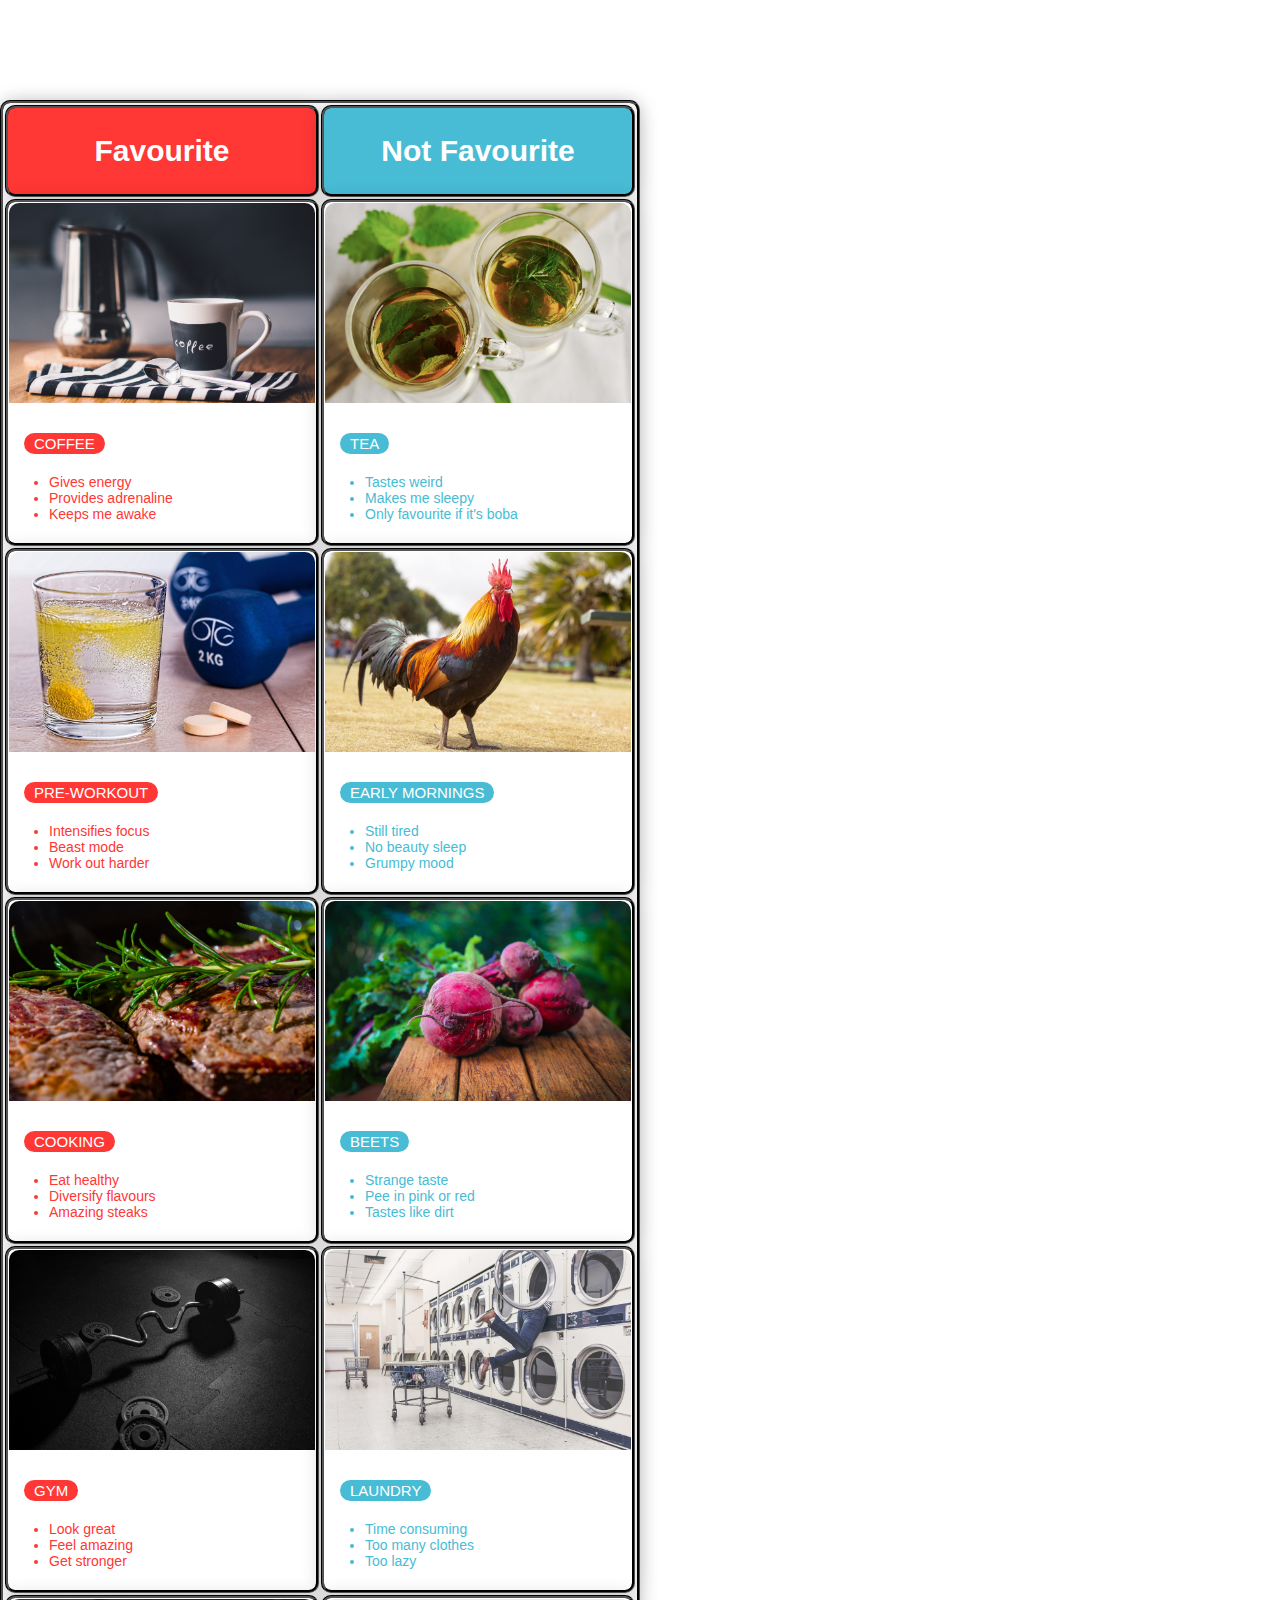
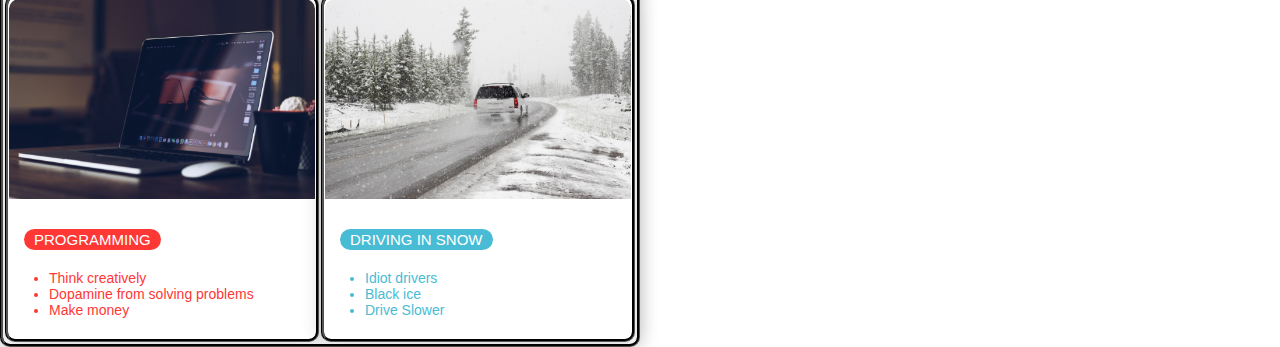
<file: myfavsrevised/index.html>
<!DOCTYPE html>
<html lang="en">
  <head>
    <meta charset="UTF-8" />
    <meta http-equiv="X-UA-Compatible" content="IE=edge" />
    <meta name="viewport" content="width=device-width, initial-scale=1.0" />
    <link rel="stylesheet" href="styles.css" />
    <title>My Favs Revised</title>
  </head>
  <body>
    <table>
      <div class="main-container">
        <tr>
          <th class="favheadcontainer"><h2 class="favhead">Favourite</h2></th>
          <th class="notfavheadcontainer"><h2 class="notfavhead">Not Favourite</h2></th>
        </tr>
        <tr>
          <td class="favs">
            <img src="pics/coffee-g40951dba2_1920.jpg" alt="coffee icon" />
            <h3 class="favtitle">Coffee</h3>
            <ul>
              <li>Gives energy</li>
              <li>Provides adrenaline</li>
              <li>Keeps me awake</li>
            </ul>
          </td>
          <td class="notfavs">
            <img src="pics/herbal-tea-g39d35b9a6_1920.jpg" alt="teacup icon" />
            <h3 class="notfavtitle">Tea</h3>
            <ul>
              <li>Tastes weird</li>
              <li>Makes me sleepy</li>
              <li>Only favourite if it's boba</li>
            </ul>
          </td>
        </tr>
        <tr>
          <td class="favs">
            <img src="pics/vitamin-b-g978e533ba_1920.jpg" alt="protein-supplement icon" />
            <h3 class="favtitle">Pre-workout</h3>
            <ul>
              <li>Intensifies focus</li>
              <li>Beast mode</li>
              <li>Work out harder</li>
            </ul>
          </td>
          <td class="notfavs">
            <img src="pics/rooster-g0459f7e6a_1920.jpg" alt="chicken icon" />
            <h3 class="notfavtitle">Early Mornings</h3>
            <ul>
              <li>Still tired</li>
              <li>No beauty sleep</li>
              <li>Grumpy mood</li>
            </ul>
          </td>
        </tr>
        <tr>
          <td class="favs">
            <img src="pics/steak-g465345d48_1920.jpg" alt="chef hat icon" />
            <h3 class="favtitle">Cooking</h3>
            <ul>
              <li>Eat healthy</li>
              <li>Diversify flavours</li>
              <li>Amazing steaks</li>
            </ul>
          </td>
          <td class="notfavs">
            <img src="pics/beetroot-gfe3315098_1920.jpg" alt="beet icon" />
            <h3 class="notfavtitle">Beets</h3>
            <ul>
              <li>Strange taste</li>
              <li>Pee in pink or red</li>
              <li>Tastes like dirt</li>
            </ul>
          </td>
        </tr>
        <tr>
          <td class="favs">
            <img src="pics/dumbbell-g9b1547054_1920.jpg" alt="dumbbell icon" />
            <h3 class="favtitle">Gym</h3>
            <ul>
              <li>Look great</li>
              <li>Feel amazing</li>
              <li>Get stronger</li>
            </ul>
          </td>
          <td class="notfavs">
            <img src="pics/laundry-gec3e142ea_1920.jpg" alt="washing machine icon" />
            <h3 class="notfavtitle">Laundry</h3>
            <ul>
              <li>Time consuming</li>
              <li>Too many clothes</li>
              <li>Too lazy</li>
            </ul>
          </td>
        </tr>
        <tr>
          <td class="favs">
            <img src="pics/laptop-g880f47274_1920.jpg" alt="monitor icon" />
            <h3 class="favtitle">Programming</h3>
            <ul>
              <li>Think creatively</li>
              <li>Dopamine from solving problems</li>
              <li>Make money</li>
            </ul>
          </td>
          <td class="notfavs">
            <img src="pics/snow-g14d76e730_1920.jpg" alt="snowflake icon" />
            <h3 class="notfavtitle">Driving in Snow</h3>
            <ul>
              <li>Idiot drivers</li>
              <li>Black ice</li>
              <li>Drive Slower</li>
            </ul>
          </td>
        </tr>
      </div>
    </table>
  </body>
</html>
</file>
<file: myfavsrevised/styles.css>
/*
Add a border of your choice to all table, th, tr, td elements.
Add a 10px padding to the right and left of every <td> element using the padding shorthand method.
Add a max width to all images so all the table cells display more evenly.
Make all the table cells an even width.
Make all the text in your ordered lists in the "Fav" column red
Make all the text in your ordered lists in the "Not Fav" column blue.
Add a font color and background color of your choice to the table headers.
Add rounded corners to all your images
*/
body {
  max-width: 100%;
  margin: auto;
  font-family: -apple-system, BlinkMacSystemFont, "Segoe UI", Roboto, Oxygen, Ubuntu,
    Cantarell, "Open Sans", "Helvetica Neue", sans-serif;
  font-size: 20px;
  text-align: center;
}
table,
th,
td {
  max-width: 100%;
  width: 50%;
  border: 100px;
  border: groove;
  border-color: rgba(1, 1, 1, 1);
}
table {
  max-width: 100%;
  margin-top: 100px;
}
td,
th,
table {
  background-color: #fff;
  border-radius: 10px;
  box-shadow: 0 2px 20px rgba(0, 0, 0, 0.2);
}
td:hover,
th:hover {
  box-shadow: 0px 6px 10px rgba(0, 0, 0, 0.9);
  transform: scale(1.01);
}

img {
  margin-bottom: 10px;
  width: 100%;
  height: 200px;
  object-fit: cover;
  border-top-left-radius: 10px;
  border-top-right-radius: 10px;
}
h3 {
  width: fit-content;
  background: #cccccc;
  border-radius: 50px;
  text-align: left;
  font-size: 15px;
  font-weight: 1;
  margin-left: 15px;
  color: #fff;
  padding: 2px 10px;
  text-transform: uppercase;
  cursor: pointer;
}
h2,
.favhead,
.notfavhead {
  text-align: center;
  color: #fff;
}
li {
  font-size: 14px;
  text-align: left;
}
.favs {
  color: #ff3735;
}
.notfavs {
  color: #47bcd4;
}
.favtitle,
.favheadcontainer {
  background-color: #ff3735;
}
.notfavtitle,
.notfavheadcontainer {
  background-color: #47bcd4;
}
</file>
